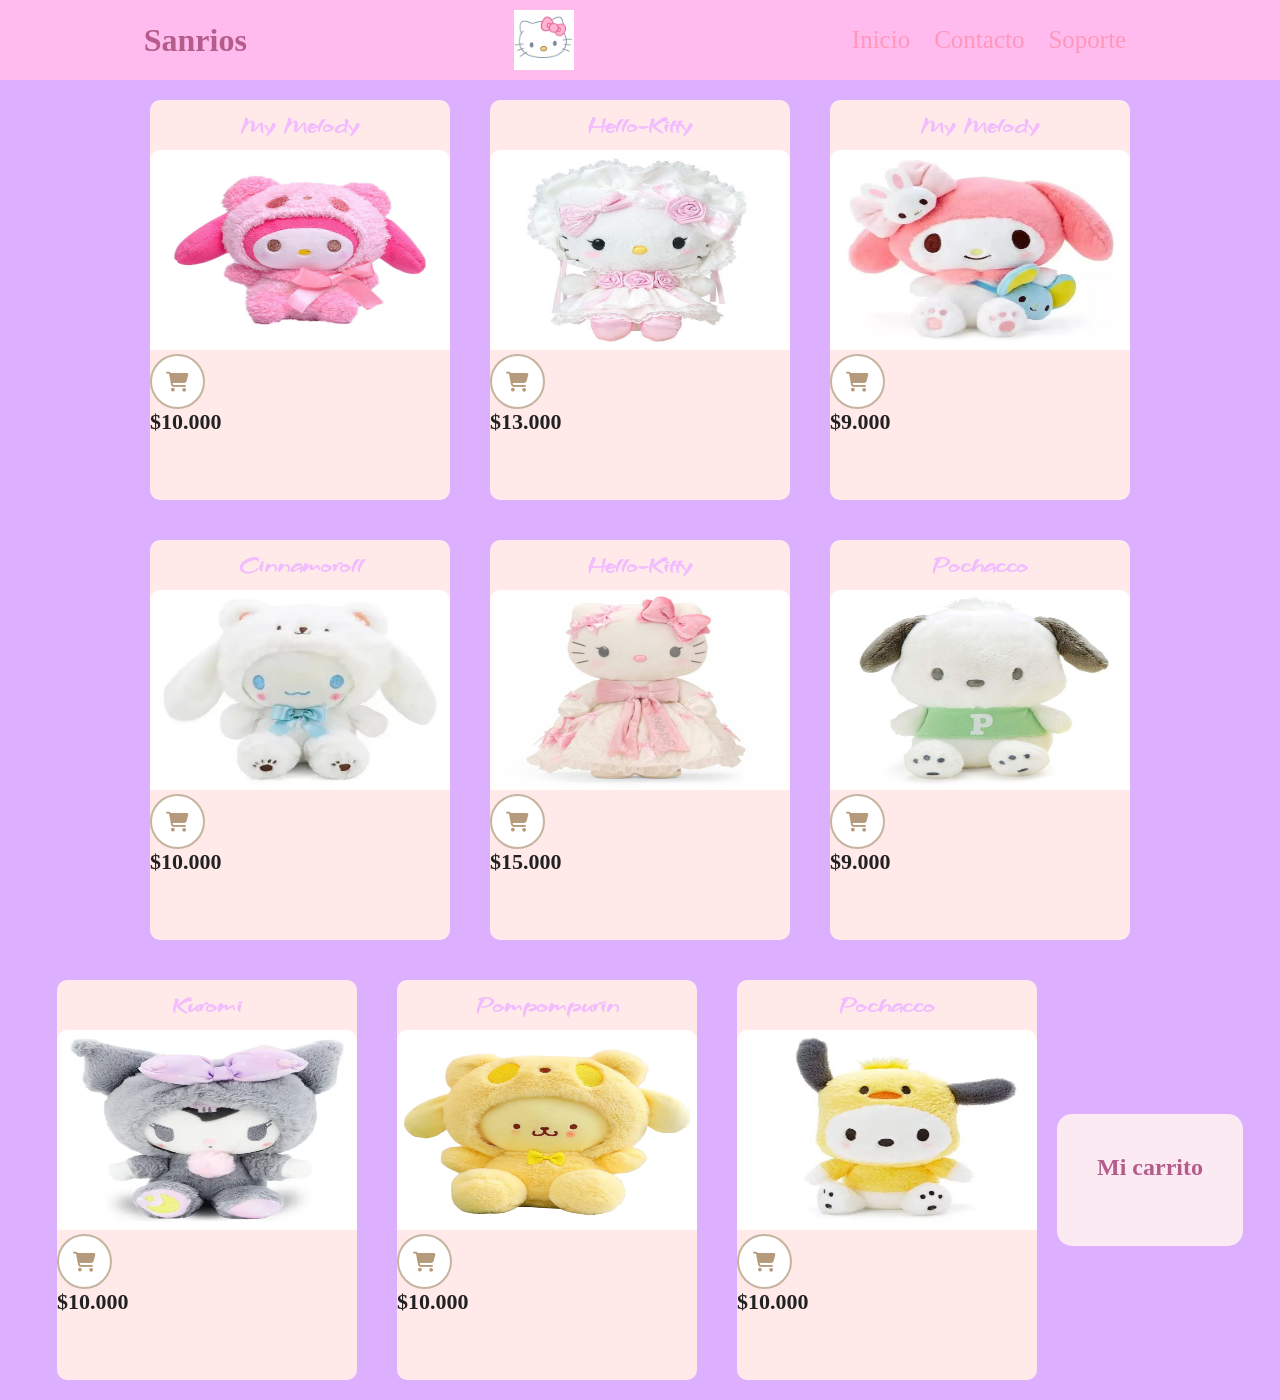
<file: index.html>
<!DOCTYPE html>
<html lang="es">
<head>
    <meta charset="UTF-8">
    <meta name="viewport" content="width=device-width, initial-scale=1.0">
    <title>Peluches</title>
    <link rel="stylesheet" href="estilo.css">
    <link rel="stylesheet" href="https://cdnjs.cloudflare.com/ajax/libs/font-awesome/6.5.2/css/all.min.css">
</head>
<body>
    <header>
        <h1>Sanrios</h1> <img src="hello-kitty.jpg" alt="">
        <nav>
            <a href="index.html">Inicio</a>
            <a href="contacto.html">Contacto</a>
            <a href="Soporte.html">Soporte</a>
        </nav>
    </header>
    <main>
        <div class="card">
            <div class="card-titulo">
                <h2>My Melody</h2>
            </div>
            <div class="card-img">
                <img src="peluche 1.avif" alt="">
            </div>
            <div class="pie-producto">
                <input type="checkbox" id="peluche1">

                <label for="peluche1" class="carrito">
                 <i class="fa-solid fa-cart-shopping"></i>
                </label>
            </div>
            <div>
             <span class="precio">$10.000</span>
            </div>
        </div>
        <div class="card">
            <div class="card-titulo">
             <h2>Hello-Kitty</h2>
            </div>
            <div class="card-img">
                <img src="peluche 2.webp" alt="">
            </div>
            <div class="pie-producto">
                <input type="checkbox" id="peluche2">

                <label for="peluche2" class="carrito">
                 <i class="fa-solid fa-cart-shopping"></i>
                </label>
            </div>
            <div>
             <span class="precio">$13.000</span>
            </div>
        </div>
        <div class="card">
            <div class="card-titulo">
                <h2>My Melody</h2>
            </div>
            <div class="card-img">
                <img src="peluche 3.jpg" alt="">
            </div>
            <div class="pie-producto">
                <input type="checkbox" id="peluche3">

                <label for="peluche3" class="carrito">
                 <i class="fa-solid fa-cart-shopping"></i>
                </label>
            </div>
            <div>
             <span class="precio">$9.000</span>
            </div>
        </div>
        <div class="card">
            <div class="card-titulo">
                <h2>Cinnamoroll</h2>
            </div>
            <div class="card-img">
                <img src="peluche 4.webp" alt="">
            </div>
            <div class="pie-producto">
                <input type="checkbox" id="peluche4">

                <label for="peluche4" class="carrito">
                 <i class="fa-solid fa-cart-shopping"></i>
                </label>
            </div>
            <div>
             <span class="precio">$10.000</span>
            </div>
        </div>
        <div class="card">
            <div class="card-titulo">
                <h2>Hello-Kitty</h2>
            </div>
            <div class="card-img">
                <img src="peluche 5.jpg" alt="">
            </div>
            <div class="pie-producto">
                <input type="checkbox" id="peluche5">

                <label for="peluche5" class="carrito">
                 <i class="fa-solid fa-cart-shopping"></i>
                </label>
            </div>
            <div>
             <span class="precio">$15.000</span>
            </div>
        </div>
        <div class="card">
            <div class="card-titulo">
                <h2>Pochacco</h2>
            </div>
            <div class="card-img">
                <img src="peluche 6.jpg" alt="">
            </div>
            <div class="pie-producto">
                <input type="checkbox" id="peluche6">

                <label for="peluche6" class="carrito">
                 <i class="fa-solid fa-cart-shopping"></i>
                </label>
            </div>
            <div>
             <span class="precio">$9.000</span>
            </div>
        </div>
        <div class="card">
            <div class="card-titulo">
                <h2>Kuromi</h2>
            </div>
            <div class="card-img">
                <img src="peluche 7.webp" alt="">
            </div>
            <div class="pie-producto">
               <input type="checkbox" id="peluche7">

                <label for="peluche7" class="carrito">
                 <i class="fa-solid fa-cart-shopping"></i>
                </label>
            </div>
            <div>
             <span class="precio">$10.000</span>
            </div>
        </div>
        <div class="card">
            <div class="card-titulo">
                <h2>Pompompurin</h2>
            </div>
            <div class="card-img">
                <img src="peluche 8.png" alt="">
            </div>
            <div class="pie-producto">
               <input type="checkbox" id="peluche8">

                <label for="peluche8" class="carrito">
                 <i class="fa-solid fa-cart-shopping"></i>
                </label>
            </div>
            <div>
             <span class="precio">$10.000</span>
            </div>
        </div>
        <div class="card">
            <div class="card-titulo">
                <h2>Pochacco</h2>
            </div>
            <div class="card-img">
                <img src="peluche 9.webp" alt="">
            </div>
            <div class="pie-producto">
                <input type="checkbox" id="peluche9">

                <label for="peluche9" class="carrito">
                 <i class="fa-solid fa-cart-shopping"></i>
                </label>
            </div>
            <div>
                <span class="precio">$10.000</span>
            </div>
        </div>

        <section class="mi-carrito">

          <h2>Mi carrito</h2>

            <div class="producto-carrito peluche1-item">
               <img src="peluche 1.avif" alt="">
               <p>My Melody</p>
               <span>$10.000</span>
            </div>
            <div class="producto-carrito peluche2-item">
               <img src="peluche 2.webp" alt="">
               <p>Hello Kitty</p>
               <span>$13.000</span>
            </div>
            <div class="producto-carrito peluche3-item">
               <img src="peluche 3.jpg" alt="">
               <p>My Melody</p>
               <span>$9.000</span>
            </div>
            <div class="producto-carrito peluche4-item">
               <img src="peluche 4.webp" alt="">
               <p>Cinnamoroll</p>
               <span>$10.000</span>
            </div>
            <div class="producto-carrito peluche5-item">
               <img src="peluche 5.jpg" alt="">
               <p>Hello Kitty</p>
               <span>$15.000</span>
            </div>
            <div class="producto-carrito peluche6-item">
               <img src="peluche 6.jpg" alt="">
               <p>Pochacco</p>
               <span>$9.000</span>
            </div>
            <div class="producto-carrito peluche7-item">
               <img src="peluche 7.webp" alt="">
               <p>Kuromi</p>
               <span>$10.000</span>
            </div>
            <div class="producto-carrito peluche8-item">
               <img src="peluche 8.png" alt="">
               <p>Pompompurin</p>
               <span>$10.000</span>
            </div>
            <div class="producto-carrito peluche9-item">
               <img src="peluche 9.webp" alt="">
               <p>Pochacco</p>
               <span>$10.000</span>
            </div>

        </section>

    </main>
</body>
</html>
</file>
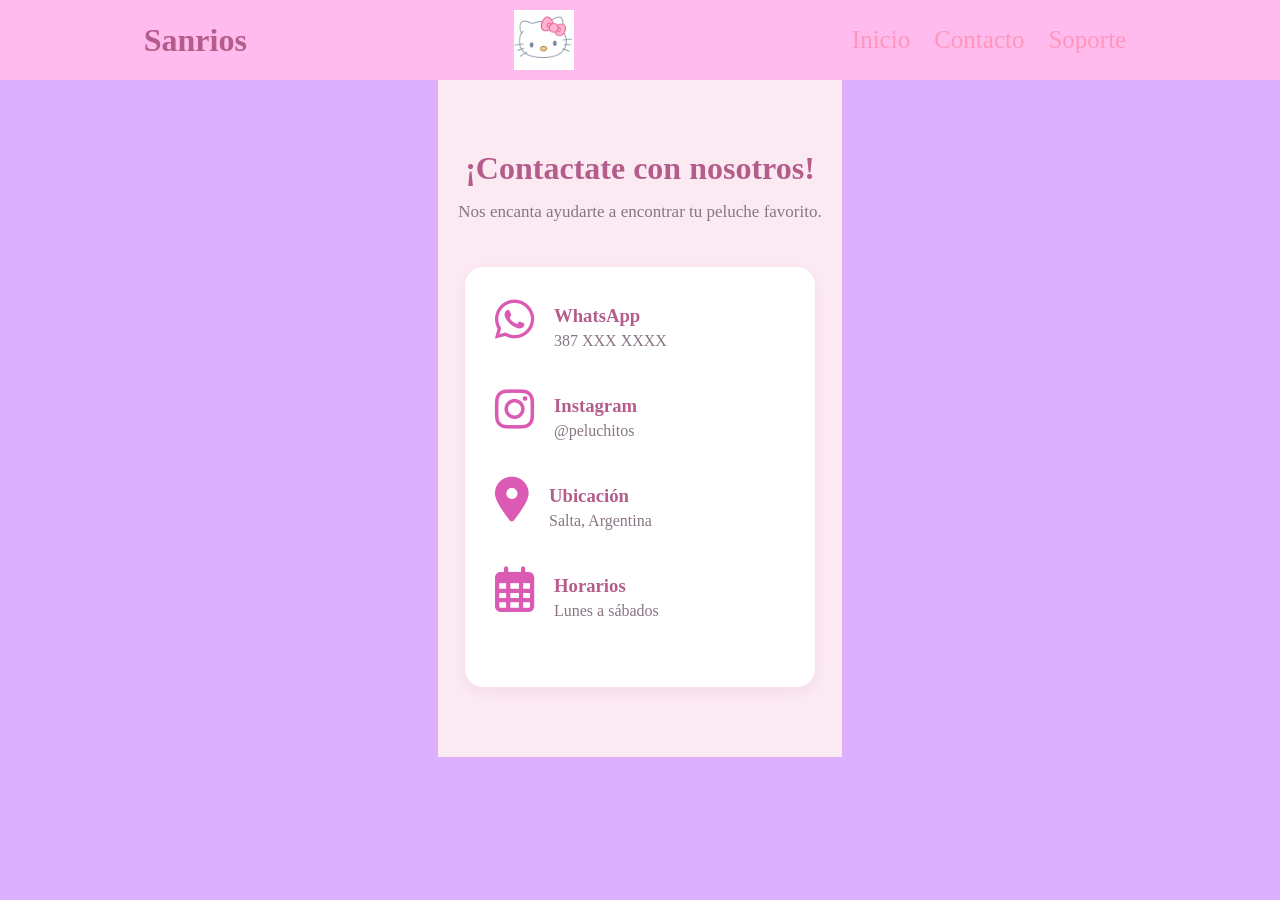
<file: contacto.html>
<!DOCTYPE html>
<html lang="es">
<head>
    <meta charset="UTF-8">
    <meta name="viewport" content="width=device-width, initial-scale=1.0">
    <title>Contactanos</title>
    <link rel="stylesheet" href="estilo.css">
    <link rel="stylesheet" href="https://cdnjs.cloudflare.com/ajax/libs/font-awesome/6.5.2/css/all.min.css">
</head>
<body>
    <header>
        <h1>Sanrios</h1><img src="hello-kitty.jpg" alt="">
        <nav>
            <a href="index.html">Inicio</a>
            <a href="contacto.html">Contacto</a>
            <a href="Soporte.html">Soporte</a>
        </nav>
    </header>
    <main>

        <section class="contactos" id="contactos">

            <div class="titulo-contactos">
               <h2>¡Contactate con nosotros!</h2>
               <p>Nos encanta ayudarte a encontrar tu peluche favorito.</p>
            </div>

            <div class="contenedor-contactos">

                <div class="info-contactos">

                    <div class="dato-contacto">
                     <i class="fa-brands fa-whatsapp"></i>
                        <div>
                           <h3>WhatsApp</h3>
                           <p>387 XXX XXXX</p>
                        </div>
                    </div>

                    <div class="dato-contacto">
                     <i class="fa-brands fa-instagram"></i>
                        <div>
                           <h3>Instagram</h3>
                           <p>@peluchitos</p>
                        </div>
                    </div>

                    <div class="dato-contacto">
                     <i class="fa-solid fa-location-dot"></i>
                        <div>
                           <h3>Ubicación</h3>
                           <p>Salta, Argentina</p>
                        </div>
                    </div>

                    <div class="dato-contacto">
                        <i class="fa-regular fa-calendar-days"></i>
                        <div>
                           <h3>Horarios</h3>
                           <p>Lunes a sábados</p>
                        </div>
                    </div>

                </div>

            </div>

        </section>

     </main>
</body>
</html>
</file>
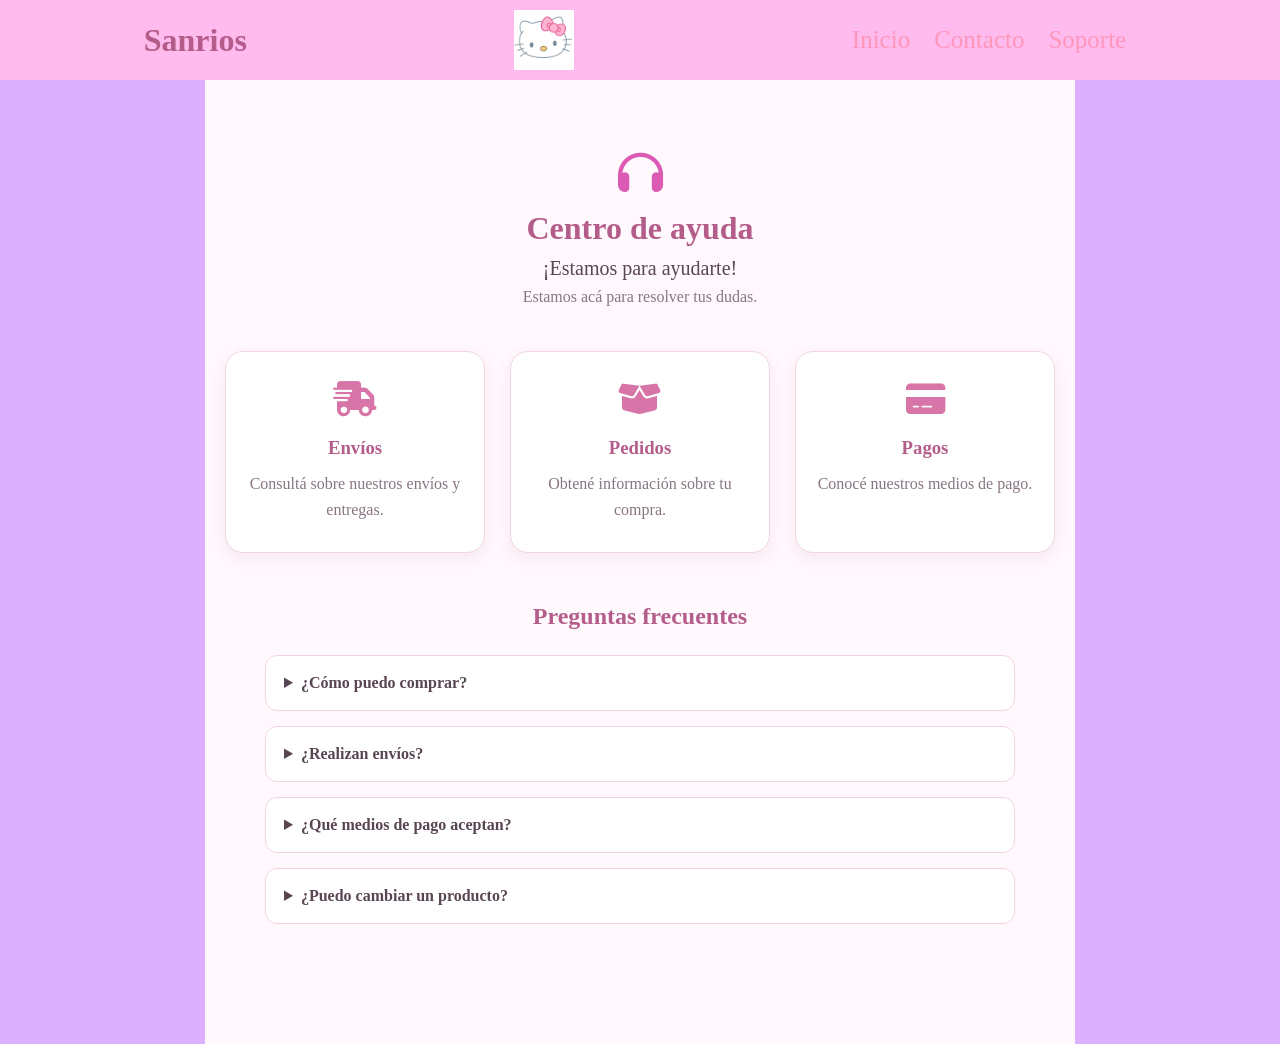
<file: soporte.html>
<!DOCTYPE html>
<html lang="es">
<head>
    <meta charset="UTF-8">
    <meta name="viewport" content="width=device-width, initial-scale=1.0">
    <title>Soporte</title>
    <link rel="stylesheet" href="estilo.css">
    <link rel="stylesheet" href="https://cdnjs.cloudflare.com/ajax/libs/font-awesome/6.5.2/css/all.min.css">
</head>
<body>
    <header>
        <h1>Sanrios</h1><img src="hello-kitty.jpg" alt="">
        <nav>
            <a href="index.html">Inicio</a>
            <a href="contacto.html">Contacto</a>
            <a href="Soporte.html">Soporte</a>
        </nav>
     </header>
    <main>
       
        <section class="soporte" id="soporte">

            <div class="titulo-soporte">
              <i class="fa-solid fa-headphones"></i>
                <h2>Centro de ayuda</h2>
                <p>¡Estamos para ayudarte!</p>
                <span>Estamos acá para resolver tus dudas.</span>
            </div>

            <div class="contenedor-soporte">
                <div class="card-soporte">
                    <i class="fa-solid fa-truck-fast"></i>
                    <h3>Envíos</h3>
                    <p>Consultá sobre nuestros envíos y entregas.</p>
                </div>

                <div class="card-soporte">
                   <i class="fa-solid fa-box-open"></i>
                   <h3>Pedidos</h3>
                   <p>Obtené información sobre tu compra.</p>
                </div>

                <div class="card-soporte">
                    <i class="fa-solid fa-credit-card"></i>
                    <h3>Pagos</h3>
                    <p>Conocé nuestros medios de pago.</p>
                 </div>

            </div>

            <div class="preguntas">
              <h2>Preguntas frecuentes</h2>

                <details>
                    <summary>¿Cómo puedo comprar?</summary>
                    <p>Elegí tu peluche favorito, agregalo al carrito y contactanos para realizar tu pedido.</p>
                </details>

                <details>
                    <summary>¿Realizan envíos?</summary>
                    <p>Sí, consultanos por las opciones de envío disponibles.</p>
                </details>

                <details>
                    <summary>¿Qué medios de pago aceptan?</summary>
                    <p>Podés consultar los medios de pago disponibles por WhatsApp.</p>
                </details>

                <details>
                    <summary>¿Puedo cambiar un producto?</summary>
                    <p>Contactanos para conocer las condiciones de cambio.</p>
                </details>

            </div>
        </section>
    </main>
</body>
</html>
</file>
<file: estilo.css>
@import url('https://fonts.googleapis.com/css2?family=Cormorant+Garamond:ital,wght@0,300..700;1,300..700&family=Grechen+Fuemen&display=swap');
/*INICIO*/
*{
    margin: 0;
    padding: 0;
    box-sizing: border-box;
}
body{
    background-color: rgb(221, 176, 255);
}
/* Mostrar producto seleccionado */
body:has(#peluche1:checked) .peluche1-item {
    display: flex;
}
body:has(#peluche2:checked) .peluche2-item {
    display: flex;
}
body:has(#peluche3:checked) .peluche3-item {
    display: flex;
}
body:has(#peluche4:checked) .peluche4-item {
    display: flex;
}
body:has(#peluche5:checked) .peluche5-item {
    display: flex;
}
body:has(#peluche6:checked) .peluche6-item {
    display: flex;
}
body:has(#peluche7:checked) .peluche7-item {
    display: flex;
}
body:has(#peluche8:checked) .peluche8-item {
    display: flex;
}
body:has(#peluche9:checked) .peluche9-item {
    display: flex;
}
header{
    background-color: rgb(255, 186, 238);
    box-shadow: whitesmoke;
    display: flex;
    align-items: center;
    justify-content: space-around;
    padding: 10px;
}
header h1{
    color: #b45d8b;
}
header a{
    color: rgb(255, 151, 186);
    text-decoration: none;
    padding: 10px;
    font-size: 25px;
}
header a:hover{
    color: rgb(128, 255, 255);
}
header img{
    width: 60px;
    position: static;
}
.card input {
    display: none;
}
.pie-producto {
    display: flex;
    justify-content: space-between;
    align-items: center;
    gap: 10px;
}

.precio{
    color: #222;
    font-size: 22px;
    font-weight: bold;
}
.carrito {
    width: 55px;
    height: 55px;
    border: 2px solid #c5b49e;
    border-radius: 50%;
    background-color: white;
    color: #b59b7c;
    font-size: 20px;
    cursor: pointer;
    display: flex;
    justify-content: center;
    align-items: center;
    transition: 0.3s;
}
.carrito:hover {
    background-color: #f8eee3;
    transform: scale(1.1);
}
.card input:checked + .carrito{
    background-color: #b59b7c;
    color: #fceaf3;
}
/* Sección mi carrito */
.mi-carrito {
    background-color: #fceaf3;
    padding: 40px;
    text-align: center;
    border-radius: 15px;
}
.mi-carrito h2 {
    color: #b45d8b;
    margin-bottom: 25px;
}
/* Producto dentro del carrito */
.producto-carrito {
    display: none;
    background-color: white;
    padding: 15px;
    margin: 15px auto;
    max-width: 400px;
    border-radius: 12px;
    align-items: center;
    justify-content: space-around;
    gap: 15px;
}
.producto-carrito img {
    width: 60px;
    height: 60px;
    object-fit: contain;
}
main{
    flex-wrap: wrap;
    display: flex;
    align-items: center;
    justify-content: center;
}
.card{
    width: 300px;
    height: 400px;
    background-color: rgb(255, 233, 233);
    margin: 20px;
    border-radius: 10px;
}

.card h2{
    text-align: center;
    margin: 10px;
    color: rgb(241, 189, 255);
    font-family: Arial, Helvetica, sans-serif;
    font-family: "Grechen Fuemen", cursive;
}
.card img{
    width: 100%;
    height: 200px;
    border-radius: 10px 10px 0 0;
}
/*CONTACTO*/
.contactos {
    background-color: #fceaf3;
    padding: 70px 20px;
}
/* Título */
.titulo-contactos {
    text-align: center;
    margin-bottom: 45px;
}

.titulo-contactos h2 {
    color: #b45d8b;
    font-size: 32px;
    margin-bottom: 15px;
}

.titulo-contactos p {
    color: #887583;
    font-size: 17px;
}

/* Contenedor principal */

.contenedor-contactos {
    display: flex;
    justify-content: center;
    align-items: stretch;
    flex-wrap: wrap;
    gap: 35px;
    max-width: 1000px;
    margin: auto;
}

/* Información */
.info-contactos {
    background-color: white;
    padding: 30px;
    border-radius: 18px;
    width: 350px;
    box-shadow: 0 5px 15px rgba(180, 93, 139, 0.10);
}
.dato-contacto {
    display: flex;
    align-items: center;
    gap: 20px;
    margin-bottom: 30px;
}
.dato-contacto i {
    font-size: 45px;
    color: #db5ab4;
    margin-bottom: 15px;
}
.dato-contacto h3 {
    color: #b45d8b;
    margin-bottom: 5px;
}
.dato-contacto p {
    color: #887583;
}
/* SOPORTE */
.soporte {
    background-color: #fff8fc;
    padding: 70px 20px;
    text-align: center;
}
/* Título */
.titulo-soporte i {
    font-size: 45px;
    color: #db5ab4;
    margin-bottom: 15px;
}
.titulo-soporte h2 {
    color: #b45d8b;
    font-size: 32px;
    margin-bottom: 10px;
}
.titulo-soporte p {
    color: #594653;
    font-size: 20px;
    margin-bottom: 8px;
}
.titulo-soporte span {
    color: #887583;
}
/* Tarjetas */
.contenedor-soporte {
    display: flex;
    justify-content: center;
    flex-wrap: wrap;
    gap: 25px;
    margin: 45px auto;
}
.card-soporte {
    background: white;
    width: 260px;
    padding: 30px 20px;
    border-radius: 18px;
    border: 1px solid #f2d5e5;
    box-shadow: 0 5px 15px rgba(180, 93, 139, 0.10);
    transition: 0.3s;
}
.card-soporte:hover {
    transform: translateY(-7px);
}
.card-soporte i {
    font-size: 35px;
    color: #d875a8;
    margin-bottom: 20px;
}
.card-soporte h3 {
    color: #b45d8b;
    margin-bottom: 12px;
}
.card-soporte p {
    color: #887583;
    line-height: 1.6;
}
/* Preguntas frecuentes */
.preguntas {
    max-width: 750px;
    margin: 50px auto;
    text-align: left;
}
.preguntas h2 {
    text-align: center;
    color: #b45d8b;
    margin-bottom: 25px;
}
.preguntas details {
    background: white;
    border: 1px solid #f2d5e5;
    border-radius: 12px;
    padding: 18px;
    margin-bottom: 15px;
    cursor: pointer;
}
.preguntas summary {
    color: #594653;
    font-weight: bold;
}
.preguntas details p {
    color: #887583;
    margin-top: 15px;
    line-height: 1.6;
}
/* Adaptación a celulares */
@media (max-width: 600px) {
    .tarjeta-soporte {
        width: 100%;
        max-width: 320px;
    }

    .titulo-soporte h2 {
        font-size: 27px;
    }
}
</file>
